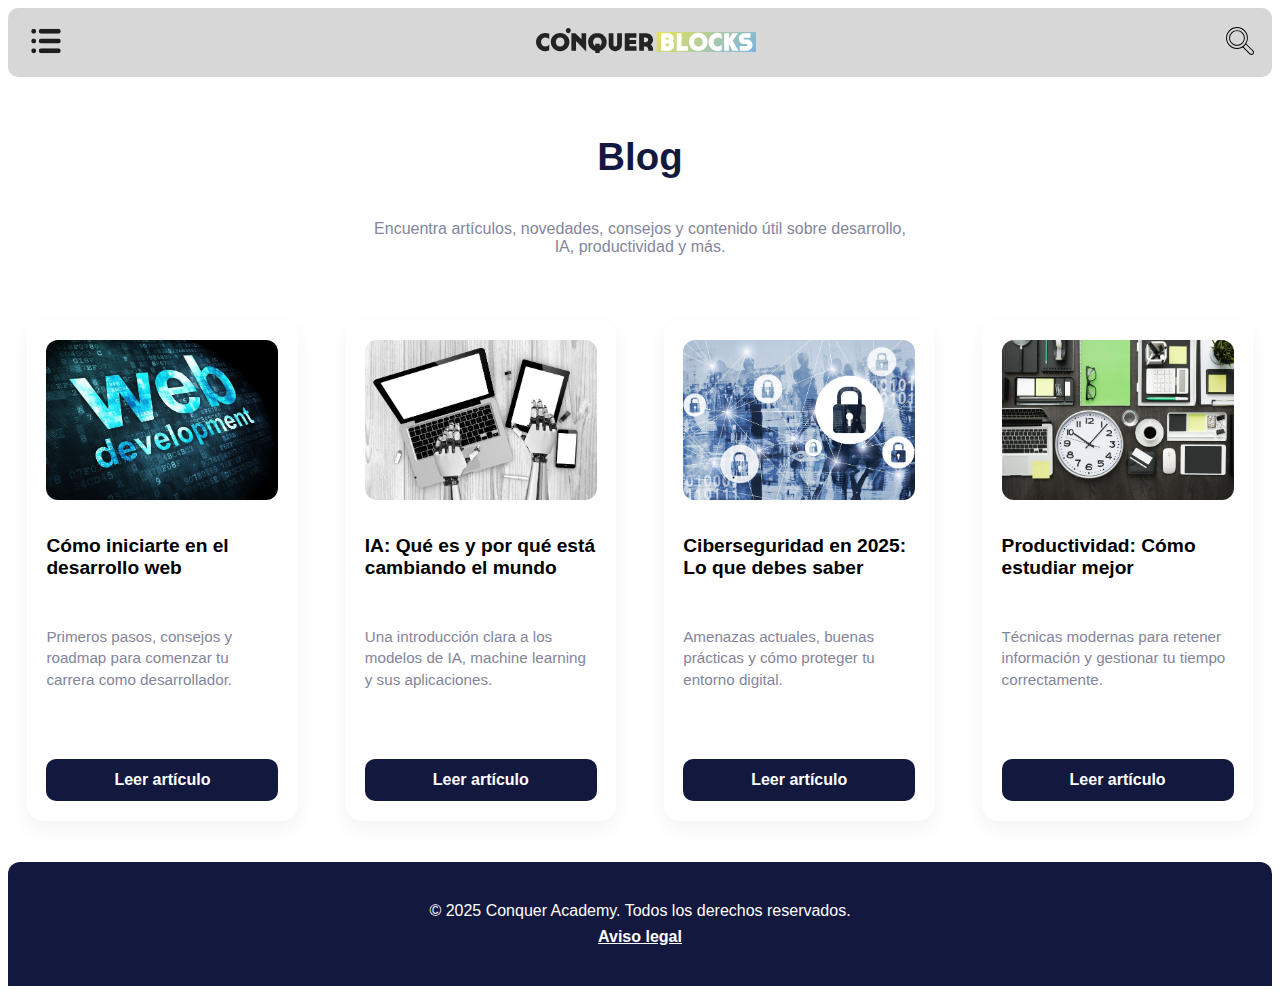
<file: blog.html>
<!DOCTYPE html>
<html lang="es">
<head>
    <meta charset="UTF-8">
    <meta name="viewport" content="width=device-width, initial-scale=1.0">
    <title>Blog | Conquer Academy</title>
    <link rel="stylesheet" href="./sass/style.css">
</head>
<body>

  <!-- ============================ HEADER ============================ -->
  <header class="header">
    <button class="header__menu-btn" aria-label="Abrir menú">
      <img src="./img/menu.svg" alt="Icono menú">
    </button>

    <div class="header__logo">
      <img src="./img/Logo-ConquerX.svg" alt="Logo Conquer Academy">
    </div>

    <nav class="header__navbar">
      <ul class="header__navbar__list">
        <li><a href="index.html">Home</a></li>
        <li><a href="quienes-somos.html">Quiénes somos</a></li>
        <li><a href="cursos.html">Cursos</a></li>
        <li><a href="blog.html">Blog</a></li>
        <li><a href="registro.html">Registro</a></li>
        <li><a href="login.html">Login</a></li>
        <li><a href="contacto.html">Contacto</a></li>
      </ul>
    </nav>

    <div class="header__search">
      <img src="./img/buscar.svg" alt="Buscar">
    </div>
  </header>

  <!-- ============================ MAIN ============================ -->
  <main class="blog">

    <!-- HERO -->
    <section class="blog__hero">
      <h1>Blog</h1>
      <p>Encuentra artículos, novedades, consejos y contenido útil sobre desarrollo, IA, productividad y más.</p>
    </section>

    <!-- GRID DE ARTÍCULOS -->
    <section class="blog__articulos">

      <div class="blog__grid">

        <article class="blog-card">
          <img src="./img/desarrollo-web.jpg" alt="">
          <div class="blog-card__content">
            <h3>Cómo iniciarte en el desarrollo web</h3>
            <p>Primeros pasos, consejos y roadmap para comenzar tu carrera como desarrollador.</p>
          </div>
          <a href="noticia-detalle.html" class="btn">Leer artículo</a>
        </article>

        <article class="blog-card">
          <img src="./img/IA-2.jpg" alt="">
          <div class="blog-card__content">
            <h3>IA: Qué es y por qué está cambiando el mundo</h3>
            <p>Una introducción clara a los modelos de IA, machine learning y sus aplicaciones.</p>
          </div>
          <a href="noticia-detalle.html" class="btn">Leer artículo</a>
        </article>

        <article class="blog-card">
          <img src="./img/ciberseguridad-1.jpg" alt="">
          <div class="blog-card__content">
            <h3>Ciberseguridad en 2025: Lo que debes saber</h3>
            <p>Amenazas actuales, buenas prácticas y cómo proteger tu entorno digital.</p>
          </div>
          <a href="noticia-detalle.html" class="btn">Leer artículo</a>
        </article>

        <article class="blog-card">
          <img src="./img/productividad.jpg" alt="">
          <div class="blog-card__content">
            <h3>Productividad: Cómo estudiar mejor</h3>
            <p>Técnicas modernas para retener información y gestionar tu tiempo correctamente.</p>
          </div>
          <a href="noticia-detalle.html" class="btn">Leer artículo</a>
        </article>

      </div>

    </section>

  </main>

  <!-- ============================ FOOTER ============================ -->
  <footer class="footer">
    <p>&copy; 2025 Conquer Academy. Todos los derechos reservados.</p>
    <p><a href="aviso-legal.html">Aviso legal</a></p>
  </footer>

  <script src="./js/menu.js"></script>

</body>
</html>
</file>
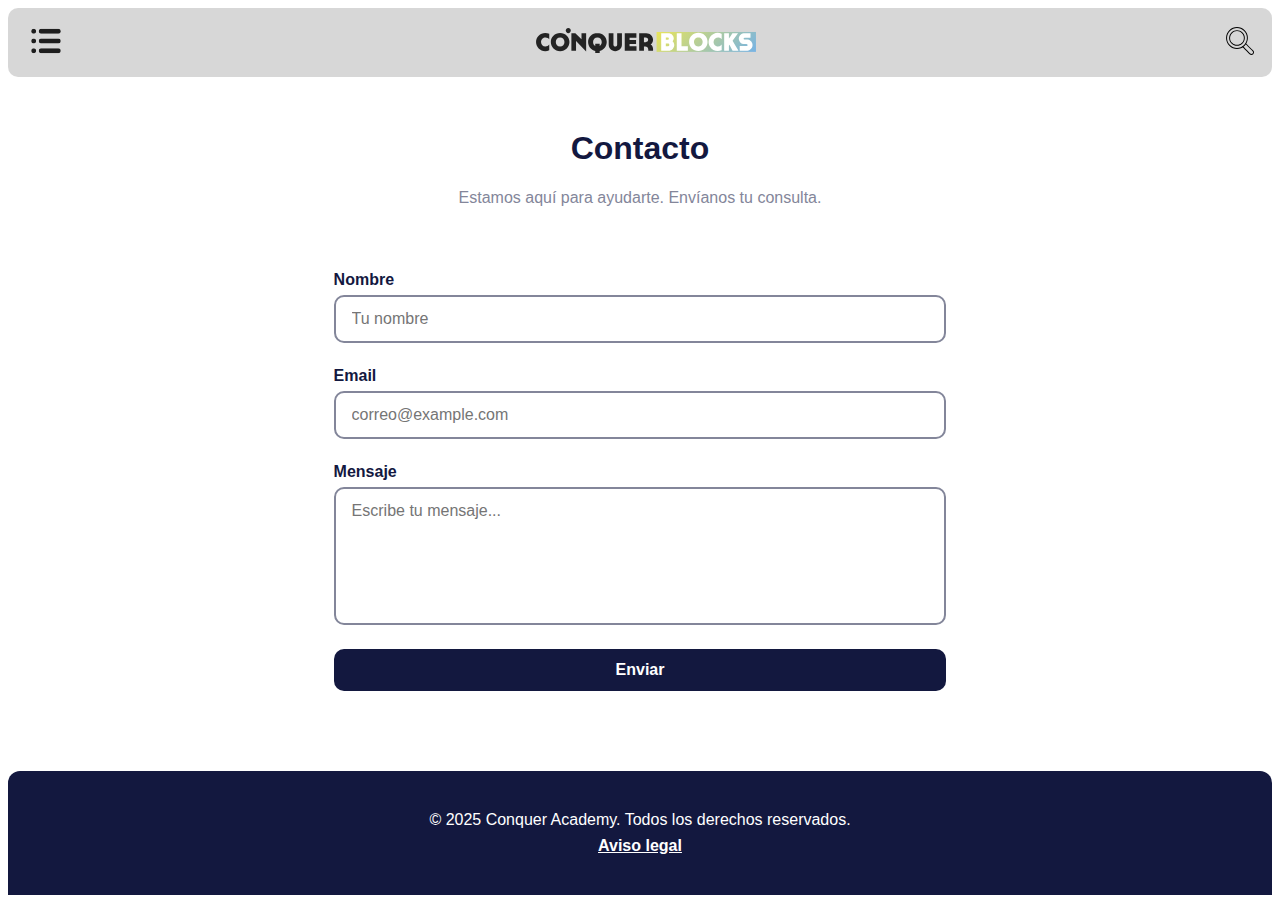
<file: contacto.html>
<!DOCTYPE html>
<html lang="es">
<head>
    <meta charset="UTF-8">
    <meta name="viewport" content="width=device-width, initial-scale=1.0">
    <title>Contacto | Conquer Academy</title>
    <link rel="stylesheet" href="./sass/style.css">
</head>
<body>

  <header class="header">
    <button class="header__menu-btn">
      <img src="./img/menu.svg" alt="">
    </button>

    <div class="header__logo">
      <img src="./img/Logo-ConquerX.svg" alt="">
    </div>

    <nav class="header__navbar">
      <ul class="header__navbar__list">
        <li><a href="index.html">Home</a></li>
        <li><a href="quienes-somos.html">Quiénes somos</a></li>
        <li><a href="cursos.html">Cursos</a></li>
        <li><a href="blog.html">Blog</a></li>
        <li><a href="registro.html">Registro</a></li>
        <li><a href="login.html">Login</a></li>
        <li><a href="contacto.html">Contacto</a></li>
      </ul>
    </nav>

    <div class="header__search">
      <img src="./img/buscar.svg" alt="">
    </div>
  </header>

  <main class="contacto">

    <section class="contacto__hero">
      <h1>Contacto</h1>
      <p>Estamos aquí para ayudarte. Envíanos tu consulta.</p>
    </section>

    <section class="contacto__form">
      <form action="#">
        <div class="input-group">
          <label>Nombre</label>
          <input type="text" placeholder="Tu nombre">
        </div>

        <div class="input-group">
          <label>Email</label>
          <input type="email" placeholder="correo@example.com">
        </div>

        <div class="input-group">
          <label>Mensaje</label>
          <textarea placeholder="Escribe tu mensaje..." rows="6"></textarea>
        </div>

        <button class="btn">Enviar</button>
      </form>
    </section>

  </main>

  <footer class="footer">
    <p>&copy; 2025 Conquer Academy. Todos los derechos reservados.</p>
    <p><a href="aviso-legal.html">Aviso legal</a></p>
  </footer>

  <script src="./js/menu.js"></script>
</body>
</html>
</file>
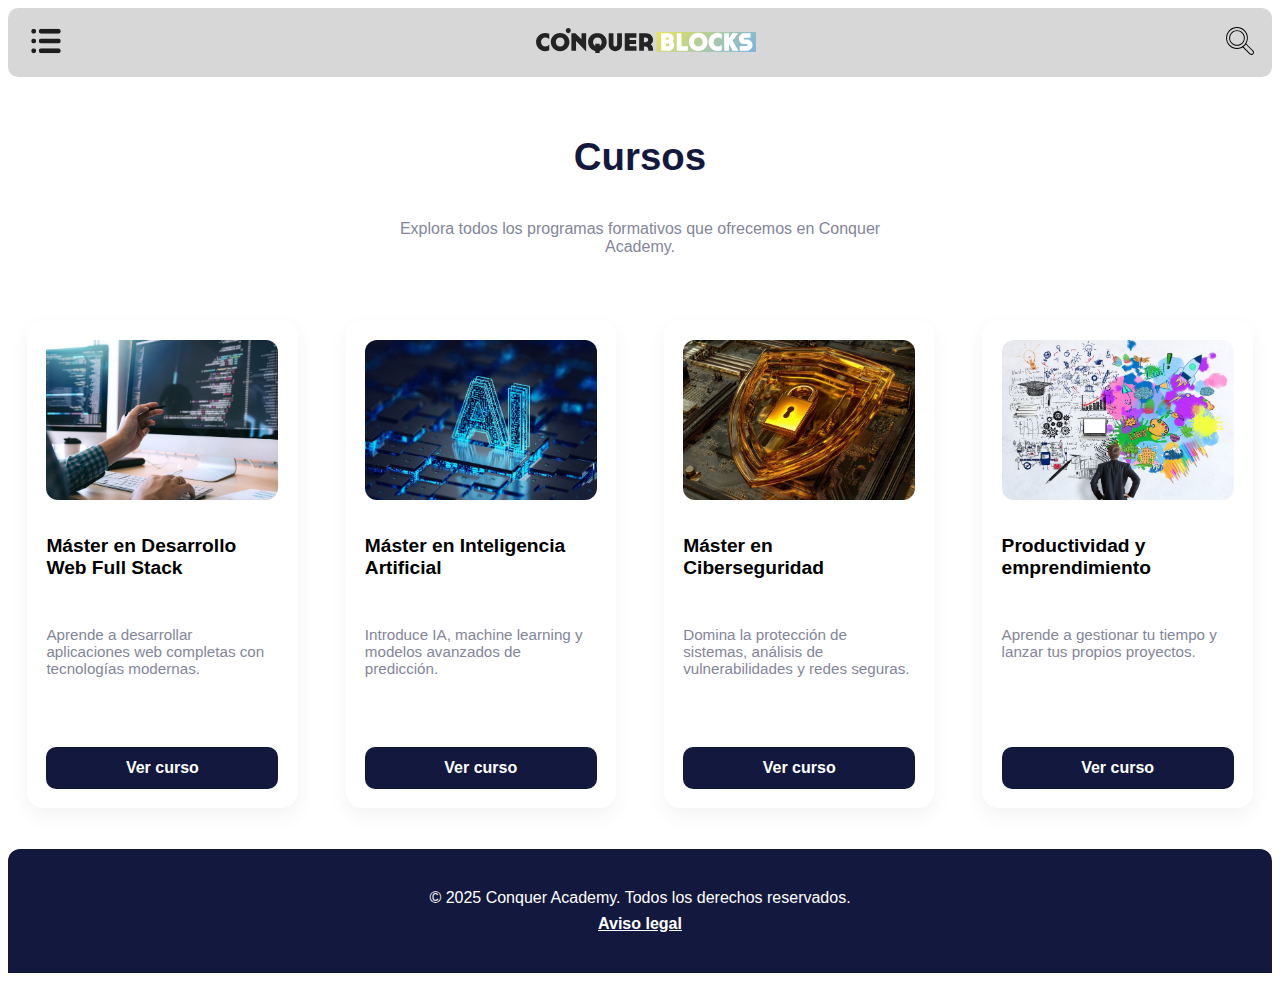
<file: cursos.html>
<!DOCTYPE html>
<html lang="es">
<head>
    <meta charset="UTF-8">
    <meta name="viewport" content="width=device-width, initial-scale=1.0">
    <title>Cursos | Conquer Academy</title>
    <link rel="stylesheet" href="./sass/style.css">
</head>
<body>

  <!-- ============================ HEADER ============================ -->
  <header class="header">
    <button class="header__menu-btn" aria-label="Abrir menú">
      <img src="./img/menu.svg" alt="Icono menú">
    </button>

    <div class="header__logo">
      <img src="./img/Logo-ConquerX.svg" alt="Logo Conquer Academy">
    </div>

    <nav class="header__navbar">
      <ul class="header__navbar__list">
        <li><a href="index.html">Home</a></li>
        <li><a href="quienes-somos.html">Quiénes somos</a></li>
        <li><a href="cursos.html">Cursos</a></li>
        <li><a href="blog.html">Blog</a></li>
        <li><a href="registro.html">Registro</a></li>
        <li><a href="login.html">Login</a></li>
        <li><a href="contacto.html">Contacto</a></li>
      </ul>
    </nav>

    <div class="header__search">
      <img src="./img/buscar.svg" alt="Buscar">
    </div>
  </header>

  <!-- ============================ MAIN ============================ -->
  <main class="cursos">

    <!-- HERO -->
    <section class="cursos__hero">
      <h1>Cursos</h1>
      <p>Explora todos los programas formativos que ofrecemos en Conquer Academy.</p>
    </section>

    <!-- GRID COMPLETO DE CURSOS -->
    <section class="cursos__grid-section">

      <div class="cursos__grid">

        <article class="course-card">
          <img src="./img/Full-Stack.jpg" alt="">
          <div class="course-card__content">
            <h3>Máster en Desarrollo Web Full Stack</h3>
            <p>Aprende a desarrollar aplicaciones web completas con tecnologías modernas.</p>
          </div>
          <a href="full-stack.html" class="btn">Ver curso</a>
        </article>

        <article class="course-card">
          <img src="./img/IA.jpg" alt="">
          <div class="course-card__content">
            <h3>Máster en Inteligencia Artificial</h3>
            <p>Introduce IA, machine learning y modelos avanzados de predicción.</p>
          </div>
          <a href="ia.html" class="btn">Ver curso</a>
        </article>

        <article class="course-card">
          <img src="./img/ciberseguridad.jpg" alt="">
          <div class="course-card__content">
            <h3>Máster en Ciberseguridad</h3>
            <p>Domina la protección de sistemas, análisis de vulnerabilidades y redes seguras.</p>
          </div>
          <a href="ciberseguridad.html" class="btn">Ver curso</a>
        </article>

        <article class="course-card">
          <img src="./img/prod-empren.jpg" alt="">
          <div class="course-card__content">
            <h3>Productividad y emprendimiento</h3>
            <p>Aprende a gestionar tu tiempo y lanzar tus propios proyectos.</p>
          </div>
          <a href="prod-empren.html" class="btn">Ver curso</a>
        </article>

      </div>

    </section>

  </main>

  <!-- ============================ FOOTER ============================ -->
  <footer class="footer">
    <p>&copy; 2025 Conquer Academy. Todos los derechos reservados.</p>
    <p><a href="aviso-legal.html">Aviso legal</a></p>
  </footer>

  <script src="./js/menu.js"></script>

</body>
</html>
</file>
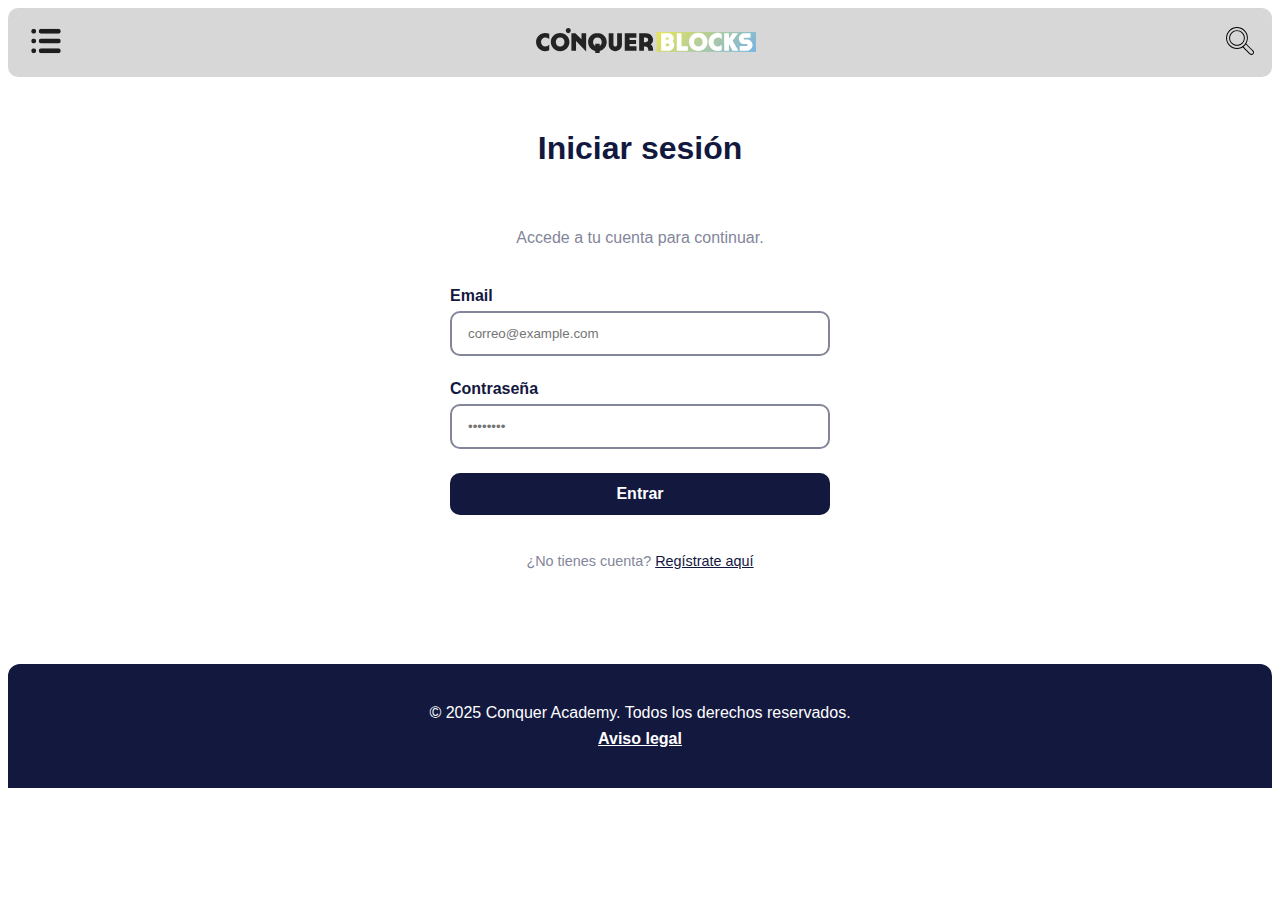
<file: login.html>
<!DOCTYPE html>
<html lang="es">
<head>
    <meta charset="UTF-8">
    <meta name="viewport" content="width=device-width, initial-scale=1.0">
    <title>Login | Conquer Academy</title>
    <link rel="stylesheet" href="./sass/style.css">
</head>
<body>

  <header class="header">
    <button class="header__menu-btn">
      <img src="./img/menu.svg" alt="">
    </button>

    <div class="header__logo">
      <img src="./img/Logo-ConquerX.svg" alt="">
    </div>

    <nav class="header__navbar">
      <ul class="header__navbar__list">
        <li><a href="index.html">Home</a></li>
        <li><a href="quienes-somos.html">Quiénes somos</a></li>
        <li><a href="cursos.html">Cursos</a></li>
        <li><a href="blog.html">Blog</a></li>
        <li><a href="registro.html">Registro</a></li>
        <li><a href="login.html">Login</a></li>
        <li><a href="contacto.html">Contacto</a></li>
      </ul>
    </nav>

    <div class="header__search">
      <img src="./img/buscar.svg" alt="">
    </div>
  </header>

  <main class="login">

    <section class="login__form">
      <h1>Iniciar sesión</h1>
      <p>Accede a tu cuenta para continuar.</p>

      <form action="#">
        <div class="input-group">
          <label>Email</label>
          <input type="email" placeholder="correo@example.com">
        </div>

        <div class="input-group">
          <label>Contraseña</label>
          <input type="password" placeholder="••••••••">
        </div>

        <button class="btn">Entrar</button>

        <p class="texto-secundario">
          ¿No tienes cuenta? <a href="registro.html">Regístrate aquí</a>
        </p>
      </form>
    </section>

  </main>

  <footer class="footer">
    <p>&copy; 2025 Conquer Academy. Todos los derechos reservados.</p>
    <p><a href="aviso-legal.html">Aviso legal</a></p>
  </footer>

  <script src="./js/menu.js"></script>
</body>
</html>
</file>
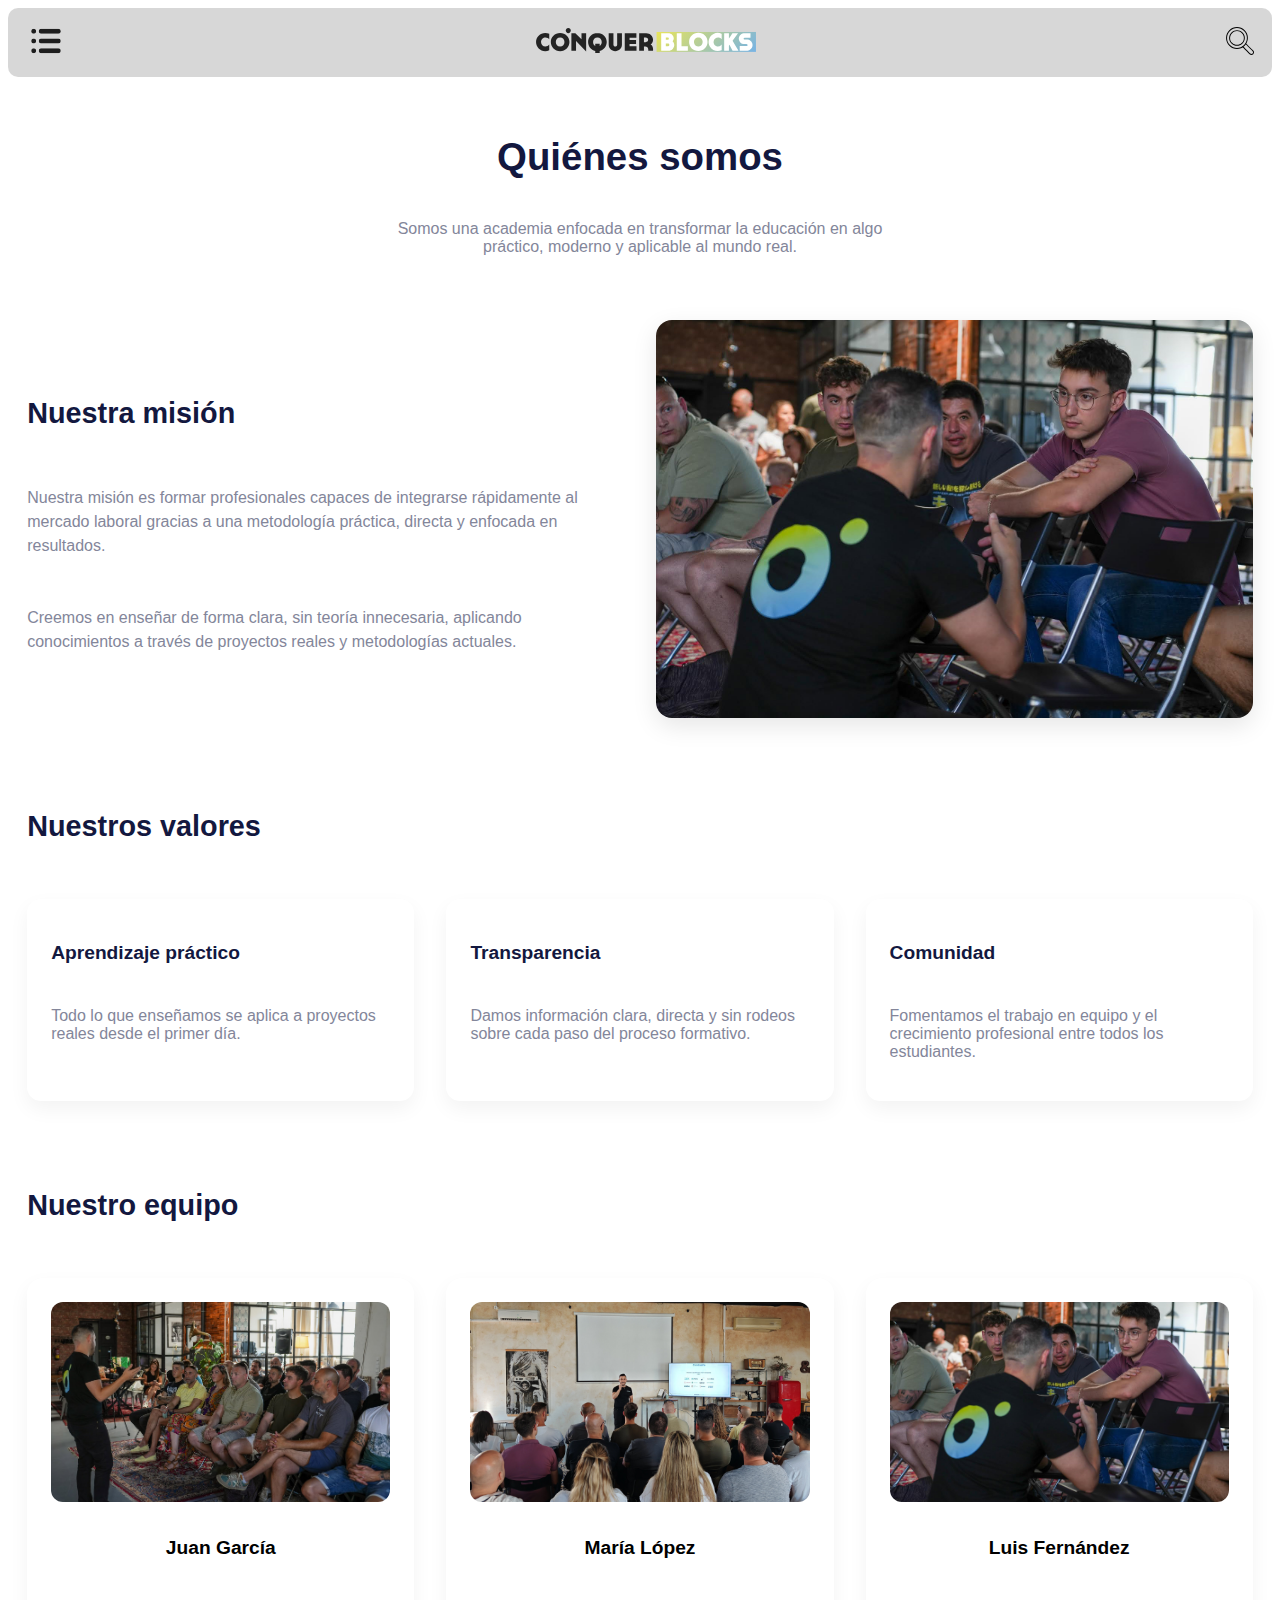
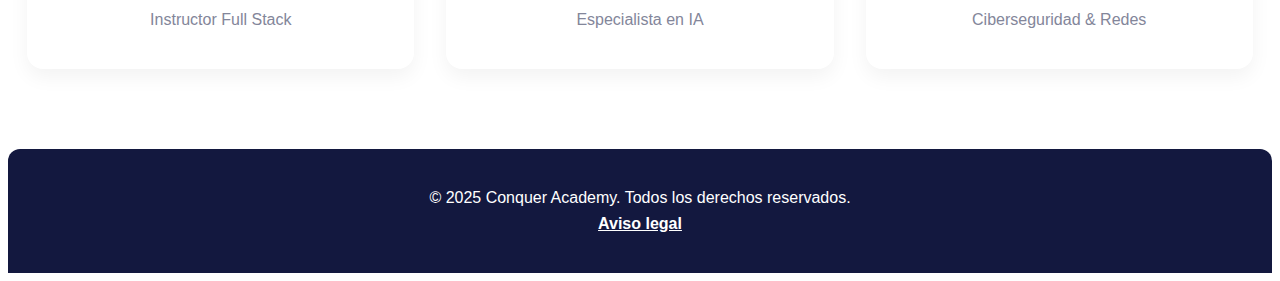
<file: quienes-somos.html>
<!DOCTYPE html>
<html lang="es">
<head>
    <meta charset="UTF-8">
    <meta name="viewport" content="width=device-width, initial-scale=1.0">
    <title>Quiénes somos | Conquer Academy</title>
    <link rel="stylesheet" href="./sass/style.css">
</head>
<body>

  <!-- HEADER -->
  <header class="header">
    <button class="header__menu-btn" aria-label="Abrir menú">
      <img src="./img/menu.svg" alt="Icono menú">
    </button>

    <div class="header__logo">
      <img src="./img/Logo-ConquerX.svg" alt="Logo Conquer Academy">
    </div>

    <nav class="header__navbar">
      <ul class="header__navbar__list">
        <li><a href="index.html">Home</a></li>
        <li><a href="quienes-somos.html">Quiénes somos</a></li>
        <li><a href="cursos.html">Cursos</a></li>
        <li><a href="blog.html">Blog</a></li>
        <li><a href="registro.html">Registro</a></li>
        <li><a href="login.html">Login</a></li>
        <li><a href="contacto.html">Contacto</a></li>
      </ul>
    </nav>

    <div class="header__search">
      <img src="./img/buscar.svg" alt="Buscar">
    </div>
  </header>

  <!-- MAIN -->
  <main class="quienes">

    <!-- HERO -->
    <section class="quienes__hero">
      <h1>Quiénes somos</h1>
      <p>Somos una academia enfocada en transformar la educación en algo práctico, moderno y aplicable al mundo real.</p>
    </section>

    <!-- MISIÓN -->
    <section class="quienes__mision">
      <div class="quienes__mision__content">
        <h2>Nuestra misión</h2>
        <p>
          Nuestra misión es formar profesionales capaces de integrarse rápidamente al mercado laboral gracias a una metodología práctica, directa y enfocada en resultados.
        </p>
        <p>
          Creemos en enseñar de forma clara, sin teoría innecesaria, aplicando conocimientos a través de proyectos reales y metodologías actuales.
        </p>
      </div>
      <div class="quienes__mision__img">
        <img src="./img/imagen-2.jpg" alt="Misión Conquer Academy">
      </div>
    </section>

    <!-- VALORES -->
    <section class="quienes__valores">
      <h2>Nuestros valores</h2>

      <div class="valores__grid">

        <article class="valor-card">
          <h3>Aprendizaje práctico</h3>
          <p>Todo lo que enseñamos se aplica a proyectos reales desde el primer día.</p>
        </article>

        <article class="valor-card">
          <h3>Transparencia</h3>
          <p>Damos información clara, directa y sin rodeos sobre cada paso del proceso formativo.</p>
        </article>

        <article class="valor-card">
          <h3>Comunidad</h3>
          <p>Fomentamos el trabajo en equipo y el crecimiento profesional entre todos los estudiantes.</p>
        </article>

      </div>
    </section>

    <!-- EQUIPO -->
    <section class="quienes__equipo">
      <h2>Nuestro equipo</h2>

      <div class="equipo__grid">

        <article class="equipo-card">
          <img src="./img/imagen-3.jpg" alt="Miembro del equipo">
          <h3>Juan García</h3>
          <p>Instructor Full Stack</p>
        </article>

        <article class="equipo-card">
          <img src="./img/imagen-1.jpg" alt="Miembro del equipo">
          <h3>María López</h3>
          <p>Especialista en IA</p>
        </article>

        <article class="equipo-card">
          <img src="./img/imagen-2.jpg" alt="Miembro del equipo">
          <h3>Luis Fernández</h3>
          <p>Ciberseguridad & Redes</p>
        </article>

      </div>
    </section>

  </main>

  <!-- FOOTER -->
  <footer class="footer">
    <p>&copy; 2025 Conquer Academy. Todos los derechos reservados.</p>
    <p><a href="aviso-legal.html">Aviso legal</a></p>
  </footer>

  <script src="./js/menu.js"></script>

</body>
</html>
</file>
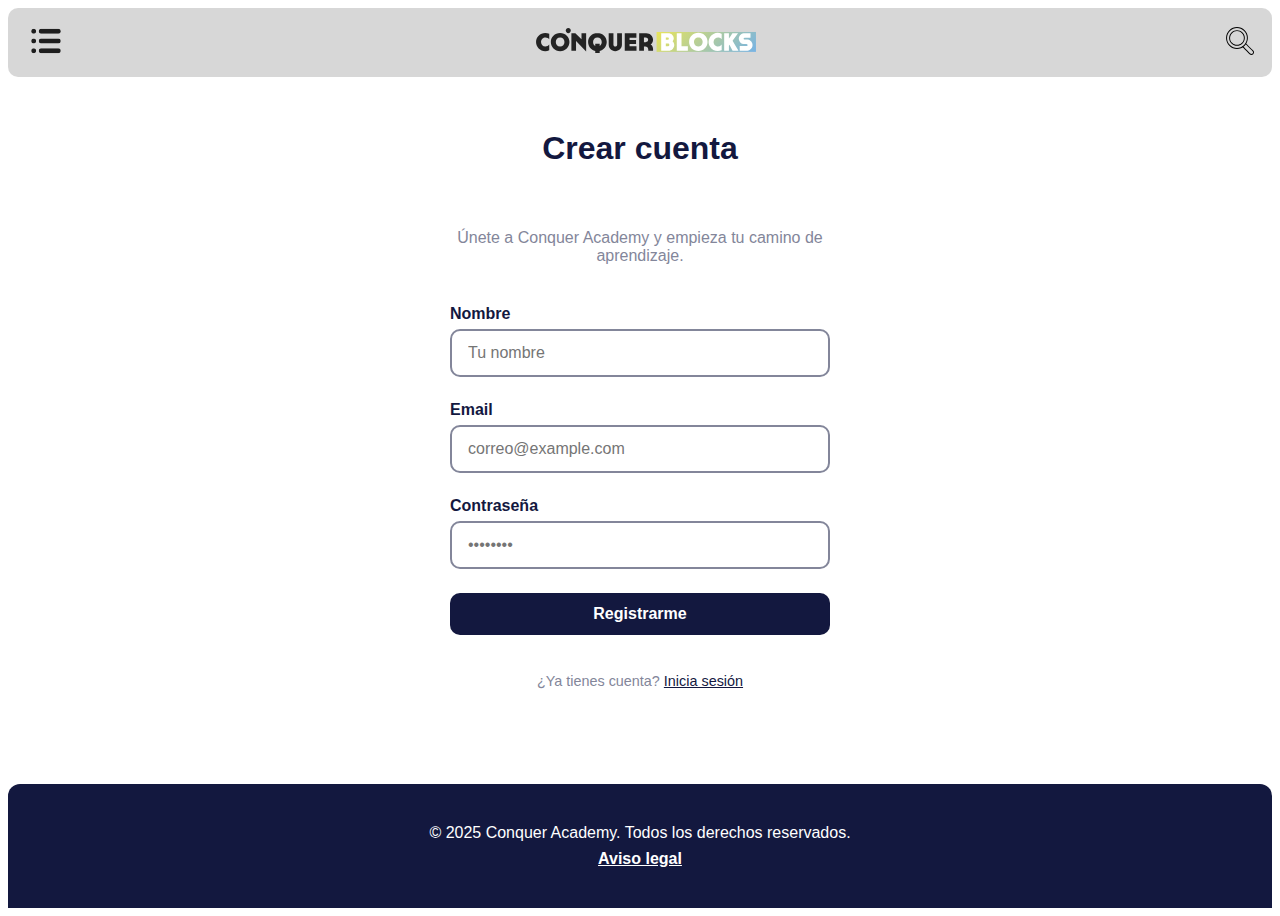
<file: registro.html>
<!DOCTYPE html>
<html lang="es">
<head>
    <meta charset="UTF-8">
    <meta name="viewport" content="width=device-width, initial-scale=1.0">
    <title>Registro | Conquer Academy</title>
    <link rel="stylesheet" href="./sass/style.css">
</head>
<body>

  <!-- HEADER -->
  <header class="header">
    <button class="header__menu-btn" aria-label="Abrir menú">
      <img src="./img/menu.svg" alt="menu">
    </button>

    <div class="header__logo">
      <img src="./img/Logo-ConquerX.svg" alt="Logo">
    </div>

    <nav class="header__navbar">
      <ul class="header__navbar__list">
        <li><a href="index.html">Home</a></li>
        <li><a href="quienes-somos.html">Quiénes somos</a></li>
        <li><a href="cursos.html">Cursos</a></li>
        <li><a href="blog.html">Blog</a></li>
        <li><a href="registro.html">Registro</a></li>
        <li><a href="login.html">Login</a></li>
        <li><a href="contacto.html">Contacto</a></li>
      </ul>
    </nav>

    <div class="header__search">
      <img src="./img/buscar.svg" alt="buscar">
    </div>
  </header>

  <main class="registro">

    <section class="registro__form">
      <h1>Crear cuenta</h1>
      <p>Únete a Conquer Academy y empieza tu camino de aprendizaje.</p>

      <form action="#">
        <div class="input-group">
          <label>Nombre</label>
          <input type="text" placeholder="Tu nombre">
        </div>

        <div class="input-group">
          <label>Email</label>
          <input type="email" placeholder="correo@example.com">
        </div>

        <div class="input-group">
          <label>Contraseña</label>
          <input type="password" placeholder="••••••••">
        </div>

        <button type="submit" class="btn">Registrarme</button>

        <p class="texto-secundario">
          ¿Ya tienes cuenta? <a href="login.html">Inicia sesión</a>
        </p>
      </form>
    </section>

  </main>

  <footer class="footer">
    <p>&copy; 2025 Conquer Academy. Todos los derechos reservados.</p>
    <p><a href="aviso-legal.html">Aviso legal</a></p>
  </footer>

  <script src="./js/menu.js"></script>
</body>
</html>
</file>
<file: sass/style.css>
@charset "UTF-8";
.header {
  display: flex;
  align-items: center;
  justify-content: space-between;
  padding: 1rem;
  background-color: rgba(0, 0, 0, 0.158);
  border-radius: 10px;
  /* Para que nada se rompa en móviles */
  position: relative;
}
.header__menu-btn {
  background: none;
  border: none;
  cursor: pointer;
}
.header__menu-btn img {
  width: 32px;
  height: 32px;
}
.header__logo img {
  width: 220px;
}
.header__navbar {
  display: none;
}
.header__navbar.is-active {
  display: block;
  position: absolute;
  top: 70px;
  left: 0;
  width: 100%;
  background: white;
  padding: 1rem;
}
.header__navbar__list {
  display: flex;
  flex-direction: column;
  gap: 1rem;
}
.header__navbar__list a {
  text-decoration: none;
  color: black;
}
.header__search img {
  width: 32px;
  height: 32px;
}

.footer {
  padding: 2rem 1.2rem;
  margin-top: 3rem;
  background: #13183F;
  color: #FFFFFF;
  text-align: center;
  border-radius: 12px 12px 0 0;
  display: flex;
  flex-direction: column;
  gap: 0.5rem;
}
.footer p {
  margin: 0;
  font-size: 0.95rem;
}
.footer a {
  color: #FFFFFF;
  text-decoration: underline;
  font-weight: 600;
  transition: opacity 0.2s ease;
}
.footer a:hover {
  opacity: 0.7;
}
@media (min-width: 1200px) {
  .footer {
    padding: 2.5rem 2rem;
    font-size: 1rem;
  }
  .footer p {
    font-size: 1rem;
  }
}

.main {
  padding: 2rem 1.2rem;
  display: flex;
  flex-direction: column;
  gap: 4rem;
}
.main .hero {
  display: grid;
  gap: 2rem;
  align-items: center;
}
.main .hero__content {
  display: flex;
  flex-direction: column;
  gap: 1rem;
}
.main .hero__content h1 {
  font-size: 2rem;
  font-weight: 700;
  color: #13183F;
  line-height: 1.2;
}
.main .hero__content p {
  font-size: 1rem;
  color: #83869A;
  max-width: 45ch;
}
.main .hero__image img {
  width: 100%;
  border-radius: 16px;
  -o-object-fit: cover;
     object-fit: cover;
  box-shadow: 0 8px 25px rgba(0, 0, 0, 0.1);
}
@media (min-width: 1200px) {
  .main .hero {
    grid-template-columns: 1fr 1fr;
    gap: 3rem;
  }
  .main .hero__content h1 {
    font-size: 3rem;
  }
  .main .hero__content p {
    font-size: 1.1rem;
  }
}
.main .about-preview {
  display: flex;
  flex-direction: column;
  gap: 1rem;
}
.main .about-preview h2 {
  font-size: 1.8rem;
  font-weight: 700;
  color: #13183F;
}
.main .about-preview p {
  font-size: 1rem;
  max-width: 60ch;
  color: #83869A;
}
.main .about-preview .btn {
  margin-top: 0.5rem;
  align-self: flex-start;
}
.main .latest-courses {
  display: flex;
  flex-direction: column;
  gap: 3.5rem;
}
.main .latest-courses h2 {
  font-size: 1.8rem;
  color: #13183F;
}
.main .latest-courses .courses__grid {
  display: grid;
  gap: 3.5rem;
  grid-template-columns: 1fr;
}
@media (min-width: 768px) {
  .main .latest-courses .courses__grid {
    grid-template-columns: repeat(2, 1fr);
  }
}
@media (min-width: 1200px) {
  .main .latest-courses .courses__grid {
    grid-template-columns: repeat(4, 1fr);
  }
}
.main .latest-courses .course-card {
  background: #FFFFFF;
  border-radius: 16px;
  padding: 1.2rem;
  display: flex;
  flex-direction: column;
  justify-content: space-between;
  gap: 1rem;
  height: 100%;
  box-shadow: 0 8px 20px rgba(0, 0, 0, 0.05);
  transition: transform 0.25s ease, box-shadow 0.25s ease;
}
.main .latest-courses .course-card img {
  border-radius: 12px;
  height: 160px;
  -o-object-fit: cover;
     object-fit: cover;
}
.main .latest-courses .course-card__content {
  flex-grow: 1;
  display: flex;
  flex-direction: column;
  gap: 0.8rem;
}
.main .latest-courses .course-card h3 {
  font-size: 1.2rem;
  font-weight: 600;
}
.main .latest-courses .course-card p {
  font-size: 0.95rem;
  color: #83869A;
}
.main .latest-courses .course-card:hover {
  transform: translateY(-4px);
  box-shadow: 0 12px 25px rgba(0, 0, 0, 0.08);
}
.main .latest-courses .btn {
  text-align: center;
  margin-top: auto;
}
.main .latest-news {
  display: flex;
  flex-direction: column;
  gap: 2rem;
}
.main .latest-news h2 {
  font-size: 1.8rem;
  color: #13183F;
}
.main .latest-news .news__grid {
  display: grid;
  gap: 2rem;
  grid-template-columns: 1fr;
}
@media (min-width: 768px) {
  .main .latest-news .news__grid {
    grid-template-columns: repeat(2, 1fr);
  }
}
.main .latest-news .news-card {
  background: #FFFFFF;
  border-radius: 16px;
  padding: 1.2rem;
  display: flex;
  flex-direction: column;
  gap: 0.8rem;
  box-shadow: 0 8px 20px rgba(0, 0, 0, 0.05);
  transition: transform 0.25s ease;
}
.main .latest-news .news-card__content {
  flex-grow: 1;
  display: flex;
  flex-direction: column;
  gap: 0.8rem;
}
.main .latest-news .news-card h3 {
  font-size: 1.2rem;
  font-weight: 600;
}
.main .latest-news .news-card p {
  font-size: 1rem;
  color: #83869A;
}
.main .latest-news .news-card:hover {
  transform: translateY(-4px);
}

.btn {
  display: inline-block;
  background: #13183F;
  color: #FFFFFF;
  padding: 0.75rem 1.5rem;
  border-radius: 10px;
  border: none;
  font-weight: 600;
  cursor: pointer;
  text-decoration: none;
  transition: all 0.25s ease;
  font-size: 1rem;
}
.btn:hover {
  background: #666CA3;
}

.btn-secondary {
  display: inline-block;
  background: #83869A;
  color: #FFFFFF;
  padding: 0.75rem 1.5rem;
  border-radius: 10px;
  border: none;
  font-weight: 600;
  cursor: pointer;
  text-decoration: none;
  transition: all 0.25s ease;
  font-size: 1rem;
}
.btn-secondary:hover {
  background: rgb(109.6186666667, 112.8746666667, 134.5813333333);
}

.btn-outline {
  display: inline-block;
  background: transparent;
  color: #13183F;
  padding: 0.75rem 1.5rem;
  border-radius: 10px;
  border: 2px solid #13183F;
  font-weight: 600;
  cursor: pointer;
  text-decoration: none;
  transition: all 0.25s ease;
  font-size: 1rem;
}
.btn-outline:hover {
  background: #13183F;
  color: #13183F;
}

.btn-gradient {
  display: inline-block;
  background: linear-gradient(180deg, #4851FF 0%, #F02AA6 99.92%);
  color: #FFFFFF;
  padding: 0.75rem 1.5rem;
  border-radius: 10px;
  border: none;
  font-weight: 600;
  cursor: pointer;
  text-decoration: none;
  transition: all 0.25s ease;
  font-size: 1rem;
}
.btn-gradient:hover {
  background: linear-gradient(180deg, #FF6F48 0.04%, #F02AA6 100%);
}

.quienes {
  padding: 2rem 1.2rem;
  display: flex;
  flex-direction: column;
  gap: 4rem;
}
.quienes__hero {
  text-align: center;
  display: flex;
  flex-direction: column;
  gap: 1rem;
}
.quienes__hero h1 {
  font-size: 2.4rem;
  font-weight: 700;
  color: #13183F;
}
.quienes__hero p {
  max-width: 60ch;
  margin: 0 auto;
  color: #83869A;
}
.quienes__mision {
  display: grid;
  gap: 2rem;
  align-items: center;
}
.quienes__mision__content {
  display: flex;
  flex-direction: column;
  gap: 1rem;
}
.quienes__mision__content h2 {
  font-size: 1.8rem;
  font-weight: 700;
  color: #13183F;
}
.quienes__mision__content p {
  color: #83869A;
  line-height: 1.5;
}
.quienes__mision__img img {
  width: 100%;
  border-radius: 16px;
  box-shadow: 0 8px 25px rgba(0, 0, 0, 0.1);
  -o-object-fit: cover;
     object-fit: cover;
}
@media (min-width: 1200px) {
  .quienes__mision {
    grid-template-columns: 1fr 1fr;
  }
}
.quienes__valores {
  display: flex;
  flex-direction: column;
  gap: 2rem;
}
.quienes__valores h2 {
  font-size: 1.8rem;
  color: #13183F;
}
.quienes__valores .valores__grid {
  display: grid;
  gap: 2rem;
}
@media (min-width: 768px) {
  .quienes__valores .valores__grid {
    grid-template-columns: repeat(3, 1fr);
  }
}
.quienes__valores .valor-card {
  background: #FFFFFF;
  padding: 1.5rem;
  border-radius: 14px;
  box-shadow: 0 8px 20px rgba(0, 0, 0, 0.05);
  transition: transform 0.25s ease, box-shadow 0.25s ease;
  display: flex;
  flex-direction: column;
  gap: 0.5rem;
}
.quienes__valores .valor-card:hover {
  transform: translateY(-4px);
  box-shadow: 0 12px 25px rgba(0, 0, 0, 0.08);
}
.quienes__valores .valor-card h3 {
  font-size: 1.2rem;
  font-weight: 600;
  color: #13183F;
}
.quienes__valores .valor-card p {
  color: #83869A;
}
.quienes__equipo {
  display: flex;
  flex-direction: column;
  gap: 2rem;
}
.quienes__equipo h2 {
  font-size: 1.8rem;
  color: #13183F;
}
.quienes__equipo .equipo__grid {
  display: grid;
  gap: 2rem;
}
@media (min-width: 768px) {
  .quienes__equipo .equipo__grid {
    grid-template-columns: repeat(3, 1fr);
  }
}
.quienes__equipo .equipo-card {
  background: #FFFFFF;
  border-radius: 16px;
  padding: 1.5rem;
  text-align: center;
  box-shadow: 0 8px 20px rgba(0, 0, 0, 0.05);
  display: flex;
  flex-direction: column;
  gap: 1rem;
}
.quienes__equipo .equipo-card img {
  width: 100%;
  height: 200px;
  -o-object-fit: cover;
     object-fit: cover;
  border-radius: 12px;
}
.quienes__equipo .equipo-card h3 {
  font-size: 1.2rem;
  font-weight: 600;
}
.quienes__equipo .equipo-card p {
  color: #83869A;
}

.cursos {
  padding: 2rem 1.2rem;
  display: flex;
  flex-direction: column;
  gap: 4rem;
}
.cursos__hero {
  text-align: center;
  display: flex;
  flex-direction: column;
  gap: 1rem;
}
.cursos__hero h1 {
  font-size: 2.4rem;
  font-weight: 700;
  color: #13183F;
}
.cursos__hero p {
  max-width: 60ch;
  margin: 0 auto;
  color: #83869A;
}
.cursos__grid-section {
  display: flex;
  flex-direction: column;
  gap: 2rem;
}
.cursos .cursos__grid {
  display: grid;
  gap: 3rem;
  grid-template-columns: 1fr;
}
@media (min-width: 768px) {
  .cursos .cursos__grid {
    grid-template-columns: repeat(2, 1fr);
  }
}
@media (min-width: 1200px) {
  .cursos .cursos__grid {
    grid-template-columns: repeat(4, 1fr);
  }
}
.cursos .course-card {
  background: #FFFFFF;
  border-radius: 16px;
  padding: 1.2rem;
  display: flex;
  flex-direction: column;
  gap: 1rem;
  justify-content: space-between;
  height: 100%;
  box-shadow: 0 8px 20px rgba(0, 0, 0, 0.05);
  transition: transform 0.25s ease, box-shadow 0.25s ease;
}
.cursos .course-card img {
  border-radius: 12px;
  height: 160px;
  -o-object-fit: cover;
     object-fit: cover;
}
.cursos .course-card__content {
  flex-grow: 1;
  display: flex;
  flex-direction: column;
  gap: 0.8rem;
}
.cursos .course-card h3 {
  font-size: 1.2rem;
  font-weight: 600;
}
.cursos .course-card p {
  font-size: 0.95rem;
  color: #83869A;
}
.cursos .course-card:hover {
  transform: translateY(-4px);
  box-shadow: 0 12px 25px rgba(0, 0, 0, 0.08);
}
.cursos .course-card .btn {
  margin-top: auto;
  text-align: center;
}

.blog {
  padding: 2rem 1.2rem;
  display: flex;
  flex-direction: column;
  gap: 4rem;
}
.blog__hero {
  text-align: center;
  display: flex;
  flex-direction: column;
  gap: 1rem;
}
.blog__hero h1 {
  font-size: 2.4rem;
  font-weight: 700;
  color: #13183F;
}
.blog__hero p {
  max-width: 60ch;
  margin: 0 auto;
  color: #83869A;
}
.blog__articulos {
  display: flex;
  flex-direction: column;
  gap: 2rem;
}
.blog .blog__grid {
  display: grid;
  gap: 3rem;
  grid-template-columns: 1fr;
}
@media (min-width: 768px) {
  .blog .blog__grid {
    grid-template-columns: repeat(2, 1fr);
  }
}
@media (min-width: 1200px) {
  .blog .blog__grid {
    grid-template-columns: repeat(4, 1fr);
  }
}
.blog .blog-card {
  background: #FFFFFF;
  border-radius: 16px;
  padding: 1.2rem;
  display: flex;
  flex-direction: column;
  gap: 1rem;
  justify-content: space-between;
  height: 100%;
  box-shadow: 0 8px 20px rgba(0, 0, 0, 0.05);
  transition: transform 0.25s ease, box-shadow 0.25s ease;
}
.blog .blog-card img {
  border-radius: 12px;
  height: 160px;
  -o-object-fit: cover;
     object-fit: cover;
}
.blog .blog-card__content {
  flex-grow: 1;
  display: flex;
  flex-direction: column;
  gap: 0.8rem;
}
.blog .blog-card__content h3 {
  font-size: 1.2rem;
  font-weight: 600;
}
.blog .blog-card__content p {
  font-size: 0.95rem;
  color: #83869A;
  line-height: 1.4;
}
.blog .blog-card:hover {
  transform: translateY(-4px);
  box-shadow: 0 12px 25px rgba(0, 0, 0, 0.08);
}
.blog .blog-card .btn {
  margin-top: auto;
  text-align: center;
}

.registro {
  padding: 2rem 1.2rem;
  display: flex;
  justify-content: center;
}
.registro__form {
  width: 100%;
  max-width: 380px;
  display: flex;
  flex-direction: column;
  gap: 1.5rem;
  text-align: center;
}
.registro__form h1 {
  font-size: 2rem;
  font-weight: 700;
  color: #13183F;
}
.registro__form p {
  color: #83869A;
}
.registro__form form {
  display: flex;
  flex-direction: column;
  gap: 1.5rem;
}
.registro__form .input-group {
  display: flex;
  flex-direction: column;
  gap: 0.4rem;
  text-align: left;
}
.registro__form .input-group label {
  font-weight: 600;
  color: #13183F;
}
.registro__form .input-group input {
  padding: 0.8rem 1rem;
  border-radius: 10px;
  border: 2px solid #83869A;
  font-size: 1rem;
  outline: none;
  transition: border 0.25s ease;
}
.registro__form .input-group input:focus {
  border-color: #13183F;
}
.registro__form .texto-secundario {
  font-size: 0.9rem;
}
.registro__form .texto-secundario a {
  color: #13183F;
  text-decoration: underline;
}

.login {
  padding: 2rem 1.2rem;
  display: flex;
  justify-content: center;
}
.login__form {
  width: 100%;
  max-width: 380px;
  display: flex;
  flex-direction: column;
  gap: 1.5rem;
  text-align: center;
}
.login__form h1 {
  font-size: 2rem;
  font-weight: 700;
  color: #13183F;
}
.login__form p {
  color: #83869A;
}
.login__form form {
  display: flex;
  flex-direction: column;
  gap: 1.5rem;
}
.login__form .input-group {
  display: flex;
  flex-direction: column;
  gap: 0.4rem;
  text-align: left;
}
.login__form .input-group label {
  font-weight: 600;
  color: #13183F;
}
.login__form .input-group input {
  padding: 0.8rem 1rem;
  border-radius: 10px;
  border: 2px solid #83869A;
  outline: none;
  transition: border 0.25s ease;
}
.login__form .input-group input:focus {
  border-color: #13183F;
}
.login__form .texto-secundario {
  font-size: 0.9rem;
}
.login__form .texto-secundario a {
  color: #13183F;
  text-decoration: underline;
}

.contacto {
  padding: 2rem 1.2rem;
  display: flex;
  flex-direction: column;
  gap: 3rem;
  align-items: center;
  justify-content: center;
}
.contacto__hero {
  text-align: center;
}
.contacto__hero h1 {
  font-size: 2rem;
  font-weight: 700;
  color: #13183F;
}
.contacto__hero p {
  color: #83869A;
}
.contacto__form {
  width: 50%;
  margin: 0;
}
.contacto__form form {
  display: flex;
  flex-direction: column;
  gap: 1.5rem;
}
.contacto__form .input-group {
  display: flex;
  flex-direction: column;
  gap: 0.4rem;
}
.contacto__form .input-group label {
  font-weight: 600;
  color: #13183F;
}
.contacto__form .input-group input,
.contacto__form .input-group textarea {
  padding: 0.8rem 1rem;
  border-radius: 10px;
  border: 2px solid #83869A;
  outline: none;
  font-size: 1rem;
  transition: border 0.25s ease;
}
.contacto__form .input-group input:focus,
.contacto__form .input-group textarea:focus {
  border-color: #13183F;
}
.contacto__form .input-group textarea {
  resize: none;
}

html * {
  font-family: "Plus Jakarta Sans", sans-serif;
}

body {
  overflow-x: hidden;
  font-size: 16px;
}

img {
  max-width: 100%;
}/*# sourceMappingURL=style.css.map */
</file>
